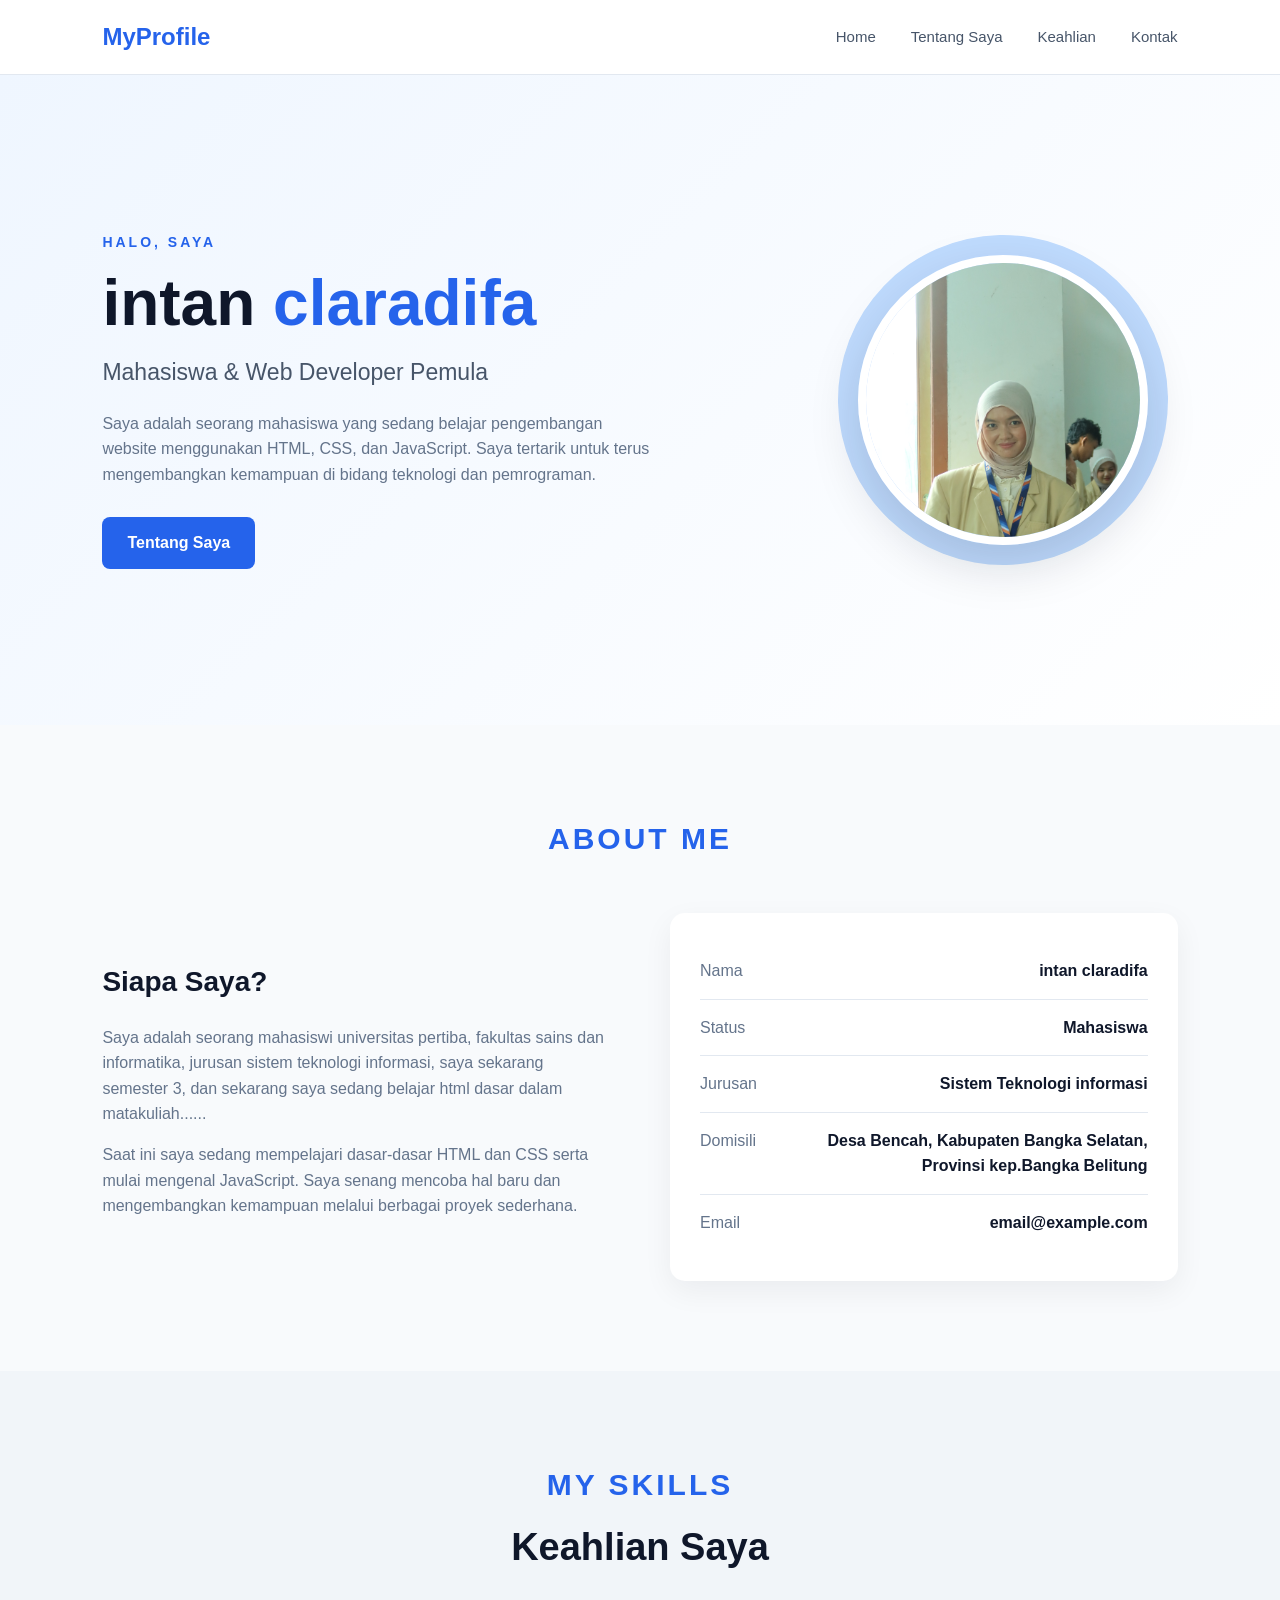
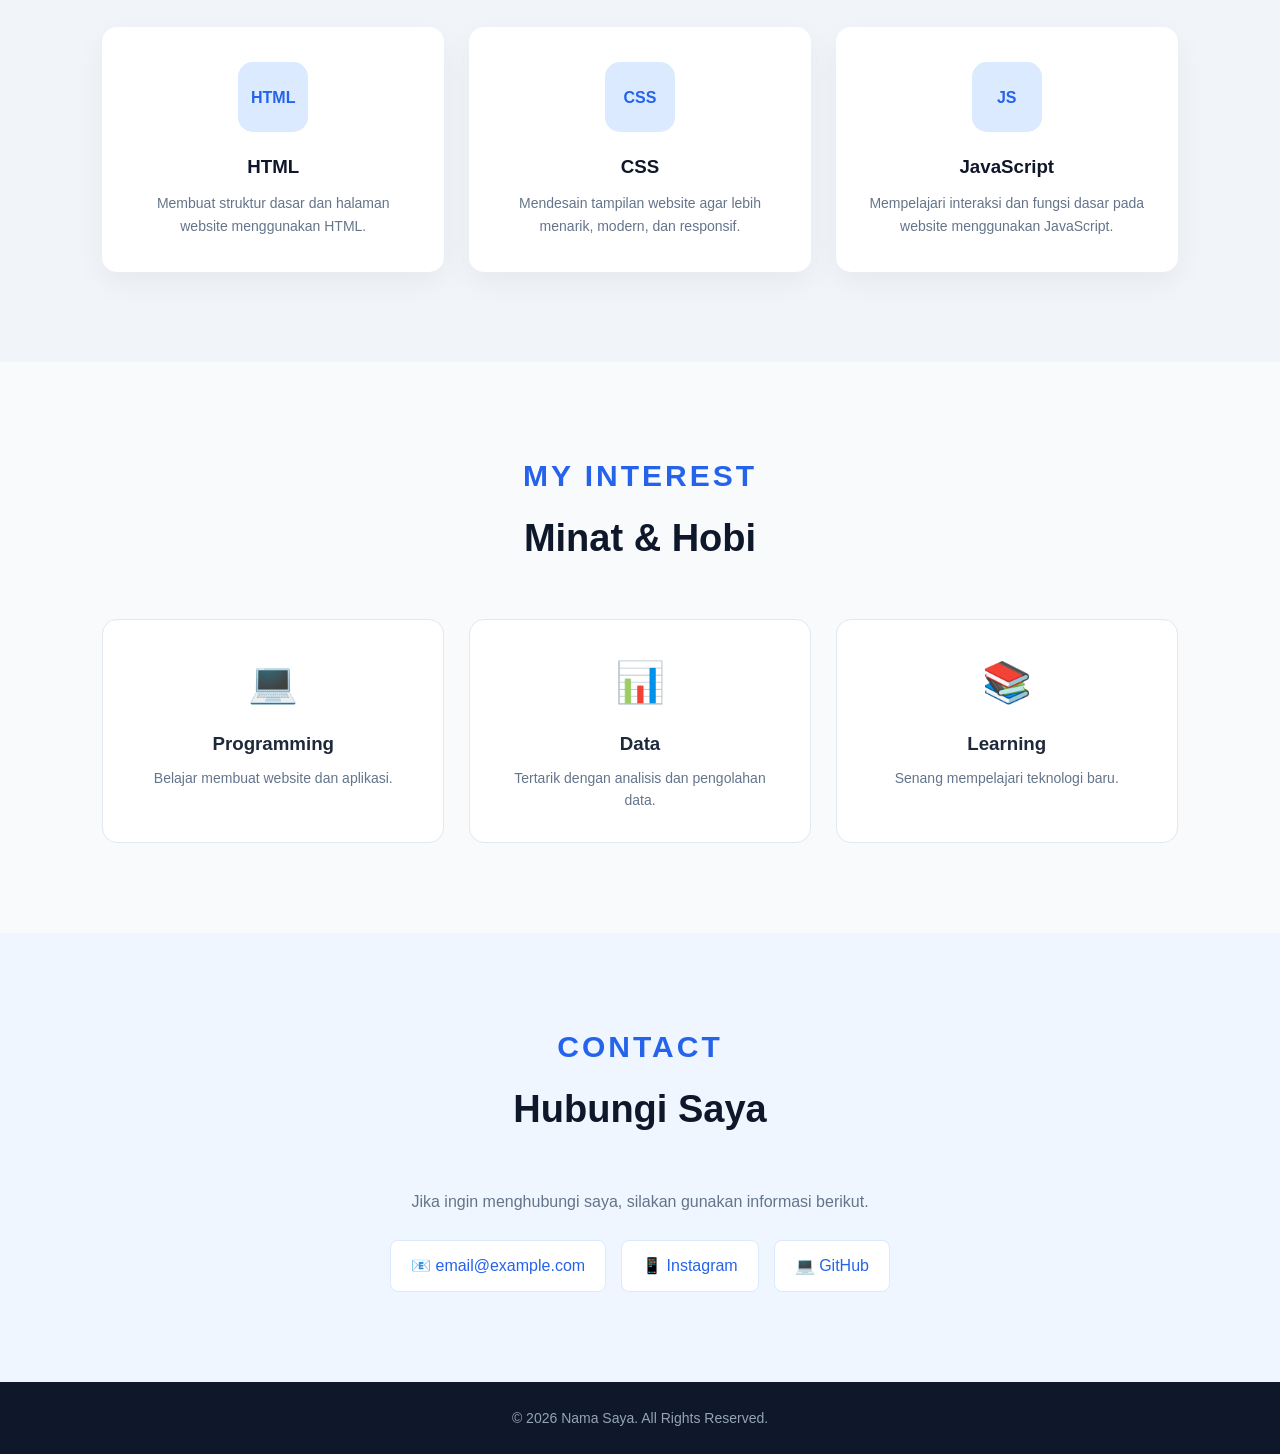
<file: index.html>
<!DOCTYPE html>
<html lang="id">
<head>
    <meta charset="UTF-8">
    <meta name="viewport" content="width=device-width, initial-scale=1.0">

    <title>Profil Saya</title>

    <!-- Menghubungkan HTML dengan CSS -->
    <link rel="stylesheet" href="style.css">
</head>

<body>
    <!-- NAVBAR -->
    <nav class="navbar">
        <div class="logo">MyProfile</div>

        <ul class="nav-menu">
            <li><a href="#home">Home</a></li>
            <li><a href="#about">Tentang Saya</a></li>
            <li><a href="#skills">Keahlian</a></li>
            <li><a href="#contact">Kontak</a></li>
        </ul>
    </nav>


    <!-- HERO / PROFIL UTAMA -->
    <section id="home" class="hero">

        <div class="hero-text">

            <p class="small-title">HALO, SAYA</p>

            <h1>
                intan <span>claradifa</span>
            </h1>

            <h2>Mahasiswa & Web Developer Pemula</h2>

            <p class="description">
                Saya adalah seorang mahasiswa yang sedang belajar
                pengembangan website menggunakan HTML, CSS, dan JavaScript.
                Saya tertarik untuk terus mengembangkan kemampuan di bidang
                teknologi dan pemrograman.
            </p>

            <div class="hero-buttons">
                <a href="#about" class="btn-primary">
                    Tentang Saya
                </a>

            </div>

        </div>


        <!-- FOTO PROFIL -->
        <div class="hero-image">

            <div class="image-background"></div>

            <img src="foto.jpg" alt="Foto Profil Saya">

        </div>

    </section>


    <!-- TENTANG SAYA -->
    <section id="about" class="section">

        <div class="section-title">
            <p>ABOUT ME</p>
            
        </div>

        <div class="about-container">

            <div class="about-text">

                <h3>Siapa Saya?</h3>

                <p>
                    Saya adalah seorang mahasiswi universitas pertiba,
                    fakultas sains dan informatika, jurusan 
                    sistem teknologi informasi, saya sekarang semester 3, 
                    dan sekarang saya sedang belajar html dasar
                    dalam matakuliah......
                </p>

                <p>
                    Saat ini saya sedang mempelajari dasar-dasar
                    HTML dan CSS serta mulai mengenal JavaScript.
                    Saya senang mencoba hal baru dan mengembangkan
                    kemampuan melalui berbagai proyek sederhana.
                </p>

            </div>


            <!-- DATA DIRI -->
            <div class="about-info">

                <div class="info-item">
                    <span>Nama</span>
                    <strong>intan claradifa</strong>
                </div>

                <div class="info-item">
                    <span>Status</span>
                    <strong>Mahasiswa</strong>
                </div>

                <div class="info-item">
                    <span>Jurusan</span>
                    <strong>Sistem Teknologi informasi</strong>
                </div>

                <div class="info-item">
                    <span>Domisili</span>
                    <strong>Desa Bencah, Kabupaten Bangka Selatan, Provinsi kep.Bangka Belitung</strong>
                </div>

                <div class="info-item">
                    <span>Email</span>
                    <strong>email@example.com</strong>
                </div>

            </div>

        </div>

    </section>


    <!-- KEAHLIAN -->
    <section id="skills" class="section skills-section">

        <div class="section-title">
            <p>MY SKILLS</p>
            <h2>Keahlian Saya</h2>
        </div>


        <div class="skills-container">

            <div class="skill-card">

                <div class="skill-icon">
                    HTML
                </div>

                <h3>HTML</h3>

                <p>
                    Membuat struktur dasar dan halaman website
                    menggunakan HTML.
                </p>

            </div>


            <div class="skill-card">

                <div class="skill-icon">
                    CSS
                </div>

                <h3>CSS</h3>

                <p>
                    Mendesain tampilan website agar lebih menarik,
                    modern, dan responsif.
                </p>

            </div>


            <div class="skill-card">

                <div class="skill-icon">
                    JS
                </div>

                <h3>JavaScript</h3>

                <p>
                    Mempelajari interaksi dan fungsi dasar
                    pada website menggunakan JavaScript.
                </p>

            </div>

        </div>

    </section>


    <!-- HOBI -->
    <section class="section">

        <div class="section-title">
            <p>MY INTEREST</p>
            <h2>Minat & Hobi</h2>
        </div>

        <div class="hobby-container">

            <div class="hobby-card">
                <span>💻</span>
                <h3>Programming</h3>
                <p>Belajar membuat website dan aplikasi.</p>
            </div>

            <div class="hobby-card">
                <span>📊</span>
                <h3>Data</h3>
                <p>Tertarik dengan analisis dan pengolahan data.</p>
            </div>

            <div class="hobby-card">
                <span>📚</span>
                <h3>Learning</h3>
                <p>Senang mempelajari teknologi baru.</p>
            </div>

        </div>

    </section>


    <!-- KONTAK -->
    <section id="contact" class="section contact-section">

        <div class="section-title">
            <p>CONTACT</p>
            <h2>Hubungi Saya</h2>
        </div>

        <div class="contact-container">

            <p>
                Jika ingin menghubungi saya, silakan gunakan
                informasi berikut.
            </p>

            <div class="contact-list">

                <a href="mailto:email@example.com">
                    📧 email@example.com
                </a>

                <a href="#">
                    📱 Instagram
                </a>

                <a href="#">
                    💻 GitHub
                </a>

            </div>

        </div>

    </section>


    <!-- FOOTER -->
    <footer>

        <p>
            © 2026 Nama Saya. All Rights Reserved.
        </p>

    </footer>

</body>
</html>
</file>
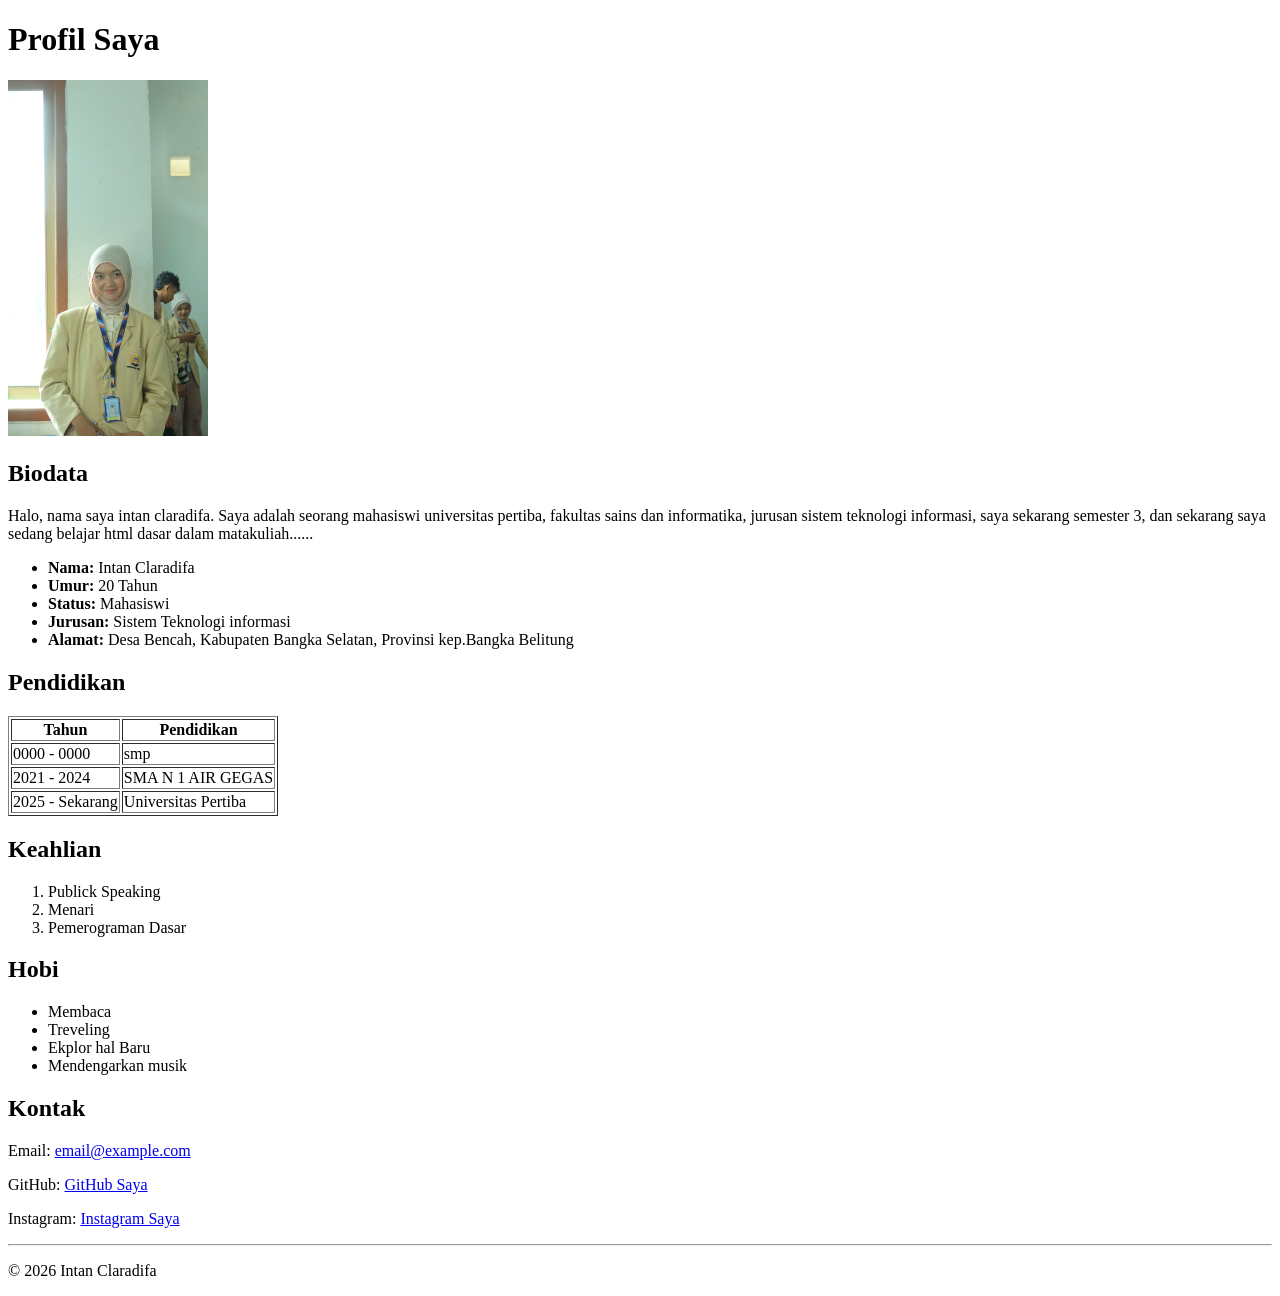
<file: profil.html>
<!DOCTYPE html>
<html lang="id">

<head>
    <meta charset="UTF-8">
    <title>Profil Saya</title>
</head>

<body>

    <!-- Judul halaman -->
    <h1>Profil Saya</h1>

    <!-- Foto profil -->
    <img src="foto.jpg" alt="Foto Profil Saya" width="200">

    <!-- Biodata -->
    <h2>Biodata</h2>

    <p>
        Halo, nama saya intan claradifa.
        Saya adalah seorang mahasiswi universitas pertiba,
         fakultas sains dan informatika, jurusan 
        sistem teknologi informasi, saya sekarang semester 3, 
        dan sekarang saya sedang belajar html dasar
        dalam matakuliah......
    </p>

    <ul>
        <li><strong>Nama:</strong> Intan Claradifa</li>
        <li><strong>Umur:</strong> 20 Tahun</li>
        <li><strong>Status:</strong> Mahasiswi </li>
        <li><strong>Jurusan:</strong> Sistem Teknologi informasi</li>
        <li><strong>Alamat:</strong> Desa Bencah, Kabupaten Bangka Selatan, Provinsi kep.Bangka Belitung</li>
    </ul>


    <!-- Pendidikan -->
    <h2>Pendidikan</h2>

    <table border="1">
        <tr>
            <th>Tahun</th>
            <th>Pendidikan</th>
        </tr>

         <tr>
            <td>0000 - 0000</td>
            <td>smp</td>
        </tr>

        <tr>
            <td>2021 - 2024</td>
            <td>SMA N 1 AIR GEGAS</td>
        </tr>

        <tr>
            <td>2025 - Sekarang</td>
            <td>Universitas Pertiba</td>
        </tr>
    </table>


    <!-- Keahlian -->
    <h2>Keahlian</h2>

    <ol>
        <li>Publick Speaking</li>
        <li>Menari</li>
        <li>Pemerograman Dasar</li>
        
    </ol>


    <!-- Hobi -->
    <h2>Hobi</h2>

    <ul>
        <li>Membaca </li>
        <li>Treveling</li>
        <li>Ekplor hal Baru</li>
        <li>Mendengarkan musik</li>
    </ul>


    <!-- Kontak -->
    <h2>Kontak</h2>

    <p>
        Email:
        <a href="mailto:email@example.com">
            email@example.com
        </a>
    </p>

    <p>
        GitHub:
        <a href="https://github.com/">
            GitHub Saya
        </a>
    </p>

    <p>
        Instagram:
        <a href="#">
            Instagram Saya
        </a>
    </p>


    <!-- Footer -->
    <hr>

    <p>
        &copy; 2026 Intan Claradifa
    </p>

</body>
</html>
</file>
<file: style.css>
/* ========================================
   RESET
======================================== */

* {
    margin: 0;
    padding: 0;
    box-sizing: border-box;
}

html {
    scroll-behavior: smooth;
}

body {
    font-family: Arial, Helvetica, sans-serif;
    background: #f8fafc;
    color: #1e293b;
    line-height: 1.6;
}


/* ========================================
   NAVBAR
======================================== */

.navbar {
    width: 100%;
    height: 75px;

    display: flex;
    align-items: center;
    justify-content: space-between;

    padding: 0 8%;

    background: #ffffff;

    border-bottom: 1px solid #e2e8f0;

    position: sticky;
    top: 0;

    z-index: 1000;
}

.logo {
    font-size: 24px;
    font-weight: 700;
    color: #2563eb;
}

.nav-menu {
    display: flex;
    gap: 35px;
    list-style: none;
}

.nav-menu a {
    text-decoration: none;
    color: #475569;
    font-size: 15px;
    font-weight: 500;

    transition: 0.3s;
}

.nav-menu a:hover {
    color: #2563eb;
}


/* ========================================
   HERO
======================================== */

.hero {
    min-height: 650px;

    padding: 80px 8%;

    display: flex;
    align-items: center;
    justify-content: space-between;

    gap: 60px;

    background: linear-gradient(
        135deg,
        #eff6ff,
        #ffffff
    );
}

.hero-text {
    max-width: 600px;
}

.small-title {
    color: #2563eb;
    font-size: 14px;
    font-weight: 700;
    letter-spacing: 3px;

    margin-bottom: 15px;
}

.hero h1 {
    font-size: 64px;
    line-height: 1.1;

    color: #0f172a;

    margin-bottom: 15px;
}

.hero h1 span {
    color: #2563eb;
}

.hero h2 {
    font-size: 23px;
    font-weight: 500;
    color: #475569;

    margin-bottom: 20px;
}

.description {
    color: #64748b;
    font-size: 16px;

    max-width: 550px;

    margin-bottom: 30px;
}


/* ========================================
   BUTTON
======================================== */

.hero-buttons {
    display: flex;
    gap: 15px;
}

.hero-buttons a {
    text-decoration: none;

    padding: 13px 25px;

    border-radius: 8px;

    font-weight: 600;

    transition: 0.3s;
}

.btn-primary {
    background: #2563eb;
    color: white;
}

.btn-primary:hover {
    background: #1d4ed8;
    transform: translateY(-3px);
}

.btn-secondary {
    background: white;
    color: #2563eb;

    border: 1px solid #2563eb;
}

.btn-secondary:hover {
    background: #eff6ff;
    transform: translateY(-3px);
}


/* ========================================
   FOTO PROFIL
======================================== */

.hero-image {
    position: relative;

    width: 350px;
    height: 350px;

    display: flex;
    align-items: center;
    justify-content: center;
}

.hero-image img {
    width: 290px;
    height: 290px;

    object-fit: cover;

    border-radius: 50%;

    border: 8px solid white;

    box-shadow:
        0 20px 50px rgba(15, 23, 42, 0.15);

    position: relative;
    z-index: 2;
}

.image-background {
    position: absolute;

    width: 330px;
    height: 330px;

    border-radius: 50%;

    background: #bfdbfe;

    transform: rotate(10deg);
}


/* ========================================
   SECTION
======================================== */

.section {
    padding: 90px 8%;
}

.section-title {
    text-align: center;

    margin-bottom: 50px;
}

.section-title p {
    color: #2563eb;

    font-size: 30px;

    font-weight: 700;

    letter-spacing: 3px;

    margin-bottom: 8px;
}

.section-title h2 {
    font-size: 38px;

    color: #0f172a;
}


/* ========================================
   ABOUT
======================================== */

.about-container {
    max-width: 1100px;

    margin: auto;

    display: grid;

    grid-template-columns: 1fr 1fr;

    gap: 60px;

    align-items: center;
}

.about-text h3 {
    font-size: 28px;

    margin-bottom: 20px;

    color: #0f172a;
}

.about-text p {
    color: #64748b;

    margin-bottom: 15px;
}

.about-info {
    background: white;

    padding: 30px;

    border-radius: 15px;

    box-shadow:
        0 10px 30px rgba(15, 23, 42, 0.06);
}

.info-item {
    display: flex;

    justify-content: space-between;

    gap: 20px;

    padding: 15px 0;

    border-bottom: 1px solid #e2e8f0;
}

.info-item:last-child {
    border-bottom: none;
}

.info-item span {
    color: #64748b;
}

.info-item strong {
    color: #0f172a;

    text-align: right;
}


/* ========================================
   SKILLS
======================================== */

.skills-section {
    background: #f1f5f9;
}

.skills-container {
    max-width: 1100px;

    margin: auto;

    display: grid;

    grid-template-columns:
        repeat(3, 1fr);

    gap: 25px;
}

.skill-card {
    background: white;

    padding: 35px 30px;

    border-radius: 15px;

    text-align: center;

    box-shadow:
        0 10px 30px rgba(15, 23, 42, 0.05);

    transition: 0.3s;
}

.skill-card:hover {
    transform: translateY(-8px);

    box-shadow:
        0 20px 40px rgba(15, 23, 42, 0.1);
}

.skill-icon {
    width: 70px;
    height: 70px;

    margin: auto;
    margin-bottom: 20px;

    display: flex;

    align-items: center;
    justify-content: center;

    border-radius: 15px;

    background: #dbeafe;

    color: #2563eb;

    font-weight: 700;
}

.skill-card h3 {
    margin-bottom: 10px;

    color: #0f172a;
}

.skill-card p {
    color: #64748b;

    font-size: 14px;
}


/* ========================================
   HOBBY
======================================== */

.hobby-container {
    max-width: 1100px;

    margin: auto;

    display: grid;

    grid-template-columns:
        repeat(3, 1fr);

    gap: 25px;
}

.hobby-card {
    padding: 30px;

    text-align: center;

    background: white;

    border-radius: 15px;

    border: 1px solid #e2e8f0;

    transition: 0.3s;
}

.hobby-card:hover {
    transform: translateY(-5px);

    border-color: #93c5fd;
}

.hobby-card span {
    font-size: 40px;

    display: block;

    margin-bottom: 15px;
}

.hobby-card h3 {
    margin-bottom: 8px;
}

.hobby-card p {
    color: #64748b;

    font-size: 14px;
}


/* ========================================
   CONTACT
======================================== */

.contact-section {
    background: #eff6ff;

    text-align: center;
}

.contact-container {
    max-width: 600px;

    margin: auto;
}

.contact-container > p {
    color: #64748b;

    margin-bottom: 25px;
}

.contact-list {
    display: flex;

    justify-content: center;

    flex-wrap: wrap;

    gap: 15px;
}

.contact-list a {
    text-decoration: none;

    background: white;

    color: #2563eb;

    padding: 12px 20px;

    border-radius: 8px;

    border: 1px solid #dbeafe;

    transition: 0.3s;
}

.contact-list a:hover {
    background: #2563eb;

    color: white;
}


/* ========================================
   FOOTER
======================================== */

footer {
    padding: 25px;

    text-align: center;

    background: #0f172a;

    color: #94a3b8;

    font-size: 14px;
}


/* ========================================
   RESPONSIVE
======================================== */

@media (max-width: 850px) {

    .navbar {
        padding: 0 5%;
    }

    .nav-menu {
        gap: 15px;
    }

    .hero {
        padding: 70px 5%;

        flex-direction: column-reverse;

        text-align: center;
    }

    .hero h1 {
        font-size: 48px;
    }

    .hero-buttons {
        justify-content: center;
    }

    .about-container {
        grid-template-columns: 1fr;
    }

    .skills-container,
    .hobby-container {
        grid-template-columns: 1fr;
    }
}


@media (max-width: 550px) {

    .navbar {
        height: auto;

        padding: 20px;

        flex-direction: column;

        gap: 15px;
    }

    .nav-menu {
        flex-wrap: wrap;

        justify-content: center;

        gap: 15px;
    }

    .hero {
        padding: 50px 20px;
    }

    .hero h1 {
        font-size: 40px;
    }

    .hero h2 {
        font-size: 18px;
    }

    .hero-image {
        width: 280px;
        height: 280px;
    }

    .hero-image img {
        width: 230px;
        height: 230px;
    }

    .image-background {
        width: 260px;
        height: 260px;
    }

    .section {
        padding: 60px 20px;
    }

    .section-title h2 {
        font-size: 30px;
    }

    .hero-buttons {
        flex-direction: column;
    }

    .info-item {
        flex-direction: column;

        gap: 5px;
    }

    .info-item strong {
        text-align: left;
    }
}
</file>
